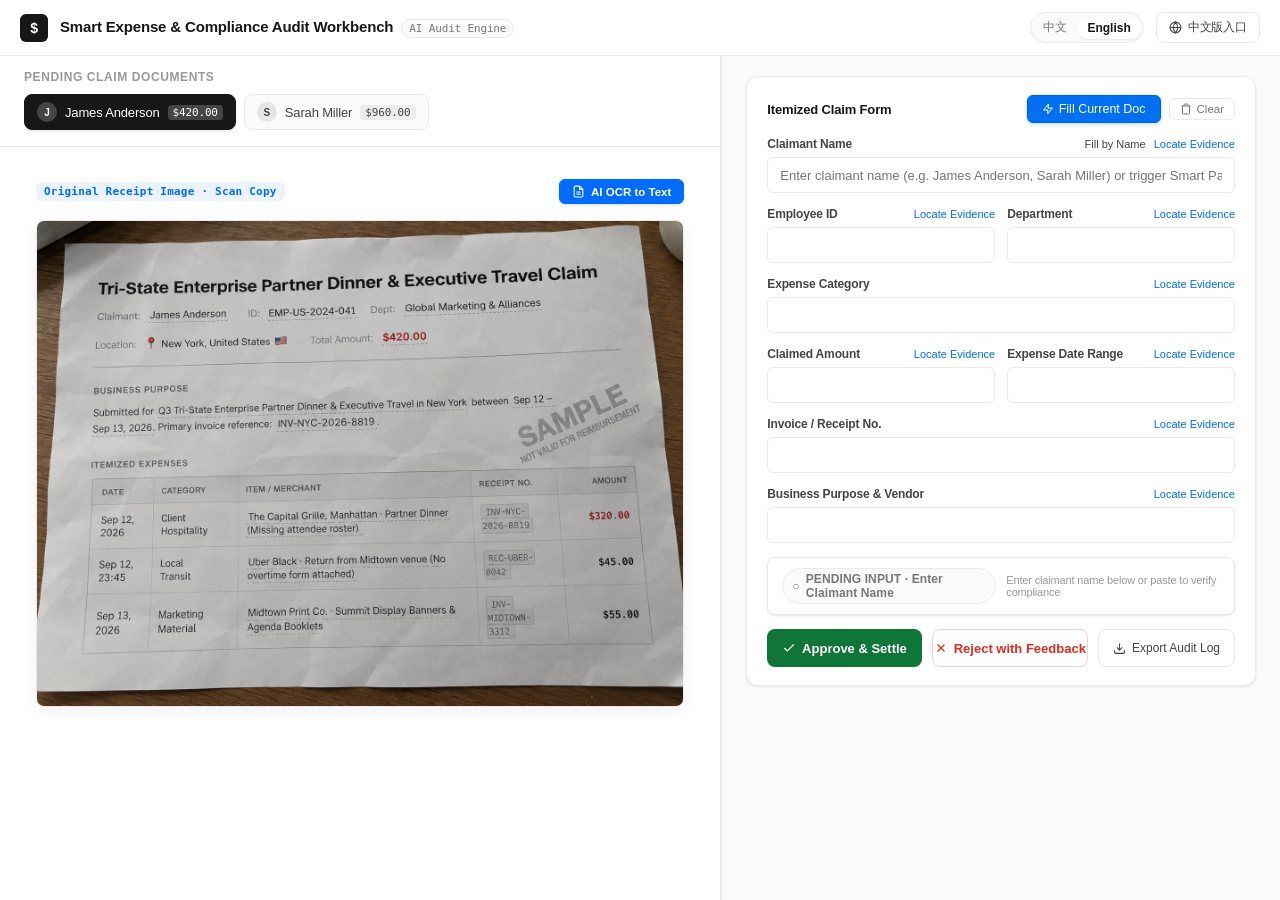
<file: demo/index-en.html>
<!DOCTYPE html>
<html lang="en" data-theme="light">
<head>
  <meta charset="UTF-8" />
  <meta name="viewport" content="width=device-width, initial-scale=1.0, maximum-scale=1.0, user-scalable=no, viewport-fit=cover" />
  <title>Smart Expense & Compliance Audit Workbench</title>
  <link rel="stylesheet" href="style.css" />
</head>
<body>

  <!-- Top App Navigation Bar -->
  <header class="app-header">
    <div class="header-left">
      <div class="brand-icon">$</div>
      <div class="brand-info">
        <span class="brand-title" data-i18n="brandTitle">Smart Expense & Compliance Audit Workbench</span>
        <span class="brand-badge" data-i18n="brandBadge">AI Audit Engine</span>
      </div>
    </div>

    <div class="header-right">
      <!-- Language Switcher Pill -->
      <div class="lang-toggle-group">
        <button class="lang-btn" data-lang="zh">中文</button>
        <button class="lang-btn active" data-lang="en">English</button>
      </div>

      <a href="index.html" class="header-action-btn" title="Open Chinese Portal" style="text-decoration:none;">
        <svg width="13" height="13" viewBox="0 0 24 24" fill="none" stroke="currentColor" stroke-width="2">
          <circle cx="12" cy="12" r="10"></circle>
          <line x1="2" y1="12" x2="22" y2="12"></line>
          <path d="M12 2a15.3 15.3 0 0 1 4 10 15.3 15.3 0 0 1-4 10 15.3 15.3 0 0 1-4-10 15.3 15.3 0 0 1 4-10z"></path>
        </svg>
        <span>中文版入口</span>
      </a>
    </div>
  </header>

  <!-- Split Screen Workspace -->
  <main class="main-layout">

    <!-- Left Pane: Expense Feed & Original Document Viewer -->
    <section class="left-pane">
      <!-- Employee Quick Switcher Bar -->
      <div class="employee-selector-bar">
        <div class="selector-header">
          <span class="selector-title" data-i18n="claimantSelectLabel">Pending Claim Documents</span>
        </div>
        <div class="employee-tabs" id="employeeTabs">
          <!-- Dynamically populated via app.js -->
        </div>
      </div>

      <!-- Document Article Viewer -->
      <div class="document-scroll" id="documentScroll">
        <article class="document-article" id="expenseDocViewer">
          <!-- Injected dynamically via app.js -->
        </article>
      </div>
    </section>

    <!-- Right Pane: Name Input, Form Extraction & Compliance Audit -->
    <section class="right-pane">
      <div class="form-audit-scroll">

        <!-- Itemized Form Section Card -->
        <div class="form-section-card">
          <div class="form-header-bar">
            <span class="form-section-title" data-i18n="formTitle">Itemized Claim Form</span>
            <div class="form-header-actions">
              <button class="form-tool-btn" id="btnFillSample" title="Fill data from currently selected claim">
                <svg width="12" height="12" viewBox="0 0 24 24" fill="none" stroke="currentColor" stroke-width="2">
                  <polyline points="13 2 3 14 12 14 11 22 21 10 12 10 13 2"></polyline>
                </svg>
                <span data-i18n="btnFillCurrent">Fill Current Doc</span>
              </button>
              <button class="form-tool-btn" id="btnClearForm" title="Clear all fields">
                <svg width="12" height="12" viewBox="0 0 24 24" fill="none" stroke="currentColor" stroke-width="2">
                  <polyline points="3 6 5 6 21 6"></polyline>
                  <path d="M19 6v14a2 2 0 0 1-2 2H7a2 2 0 0 1-2-2V6m3 0V4a2 2 0 0 1 2-2h4a2 2 0 0 1 2 2v2"></path>
                </svg>
                <span data-i18n="btnClear">Clear</span>
              </button>
            </div>
          </div>

          <div class="fields-grid">
            <!-- Claimant Name -->
            <div class="field-group">
              <div class="field-label-row">
                <label class="field-label" for="inputClaimant" data-i18n="fieldClaimant">Claimant Name</label>
                <div style="display:inline-flex; align-items:center; gap:8px;">
                  <button class="locate-field-btn" id="btnFillByName" style="color:var(--text-900);">
                    <span data-i18n="btnFillByName">Fill by Name</span>
                  </button>
                  <button class="locate-field-btn" data-target="name">
                    <span data-i18n="locateEvidence">Locate Evidence</span>
                  </button>
                </div>
              </div>
              <input 
                type="text" 
                class="field-input" 
                id="inputClaimant" 
                placeholder="Enter employee name (e.g. James Anderson, Sarah Miller) or trigger Smart Paste..." 
                autocomplete="off" 
                spellcheck="false" 
              />
            </div>

            <!-- Employee ID & Department -->
            <div class="field-row-split" style="display:flex; gap:12px;">
              <div class="field-group" style="flex:1;">
                <div class="field-label-row">
                  <label class="field-label" for="inputEmpId" data-i18n="fieldEmpId">Employee ID</label>
                  <button class="locate-field-btn" data-target="empId">
                    <span data-i18n="locateEvidence">Locate Evidence</span>
                  </button>
                </div>
                <input type="text" class="field-input mono" id="inputEmpId" />
              </div>

              <div class="field-group" style="flex:1;">
                <div class="field-label-row">
                  <label class="field-label" for="inputDept" data-i18n="fieldDept">Department</label>
                  <button class="locate-field-btn" data-target="dept">
                    <span data-i18n="locateEvidence">Locate Evidence</span>
                  </button>
                </div>
                <input type="text" class="field-input" id="inputDept" />
              </div>
            </div>

            <!-- Expense Category -->
            <div class="field-group">
              <div class="field-label-row">
                <label class="field-label" for="inputCategory" data-i18n="fieldCategory">Expense Category</label>
                <button class="locate-field-btn" data-target="category">
                  <span data-i18n="locateEvidence">Locate Evidence</span>
                </button>
              </div>
              <input type="text" class="field-input" id="inputCategory" />
            </div>

            <!-- Amount & Date -->
            <div class="field-row-split" style="display:flex; gap:12px;">
              <div class="field-group" style="flex:1;">
                <div class="field-label-row">
                  <label class="field-label" for="inputAmount" data-i18n="fieldAmount">Total Amount</label>
                  <button class="locate-field-btn" data-target="amount">
                    <span data-i18n="locateEvidence">Locate Evidence</span>
                  </button>
                </div>
                <input type="text" class="field-input mono" id="inputAmount" style="font-weight:600;" />
              </div>

              <div class="field-group" style="flex:1;">
                <div class="field-label-row">
                  <label class="field-label" for="inputDate" data-i18n="fieldDate">Expense Date</label>
                  <button class="locate-field-btn" data-target="date">
                    <span data-i18n="locateEvidence">Locate Evidence</span>
                  </button>
                </div>
                <input type="text" class="field-input" id="inputDate" />
              </div>
            </div>

            <!-- Invoice No -->
            <div class="field-group">
              <div class="field-label-row">
                <label class="field-label" for="inputInvoiceNo" data-i18n="fieldInvoice">Invoice / Receipt No.</label>
                <button class="locate-field-btn" data-target="invoiceNo">
                  <span data-i18n="locateEvidence">Locate Evidence</span>
                </button>
              </div>
              <input type="text" class="field-input mono" id="inputInvoiceNo" />
            </div>

            <!-- Purpose & Vendor Breakdown -->
            <div class="field-group">
              <div class="field-label-row">
                <label class="field-label" for="inputPurpose" data-i18n="fieldPurpose">Business Purpose & Vendor</label>
                <button class="locate-field-btn" data-target="purpose">
                  <span data-i18n="locateEvidence">Locate Evidence</span>
                </button>
              </div>
              <input type="text" class="field-input" id="inputPurpose" />
            </div>
          </div>

          <!-- Audit Verdict Card (Placed right above Action Buttons) -->
          <div class="audit-verdict-card" id="verdictCard" style="margin-top:14px; margin-bottom:14px;">
            <!-- Populated dynamically via app.js -->
          </div>

          <!-- Bottom Audit Action Buttons -->
          <div class="audit-actions-bar">
            <button class="btn-audit-approve" id="btnApprove">
              <svg width="14" height="14" viewBox="0 0 24 24" fill="none" stroke="currentColor" stroke-width="2">
                <polyline points="20 6 9 17 4 12"></polyline>
              </svg>
              <span data-i18n="btnApprove">Approve & Settle</span>
            </button>
            <button class="btn-audit-reject" id="btnReject">
              <svg width="14" height="14" viewBox="0 0 24 24" fill="none" stroke="currentColor" stroke-width="2">
                <line x1="18" y1="6" x2="6" y2="18"></line>
                <line x1="6" y1="6" x2="18" y2="18"></line>
              </svg>
              <span data-i18n="btnReject">Reject with Feedback</span>
            </button>
            <button class="btn-audit-export" id="btnExport" title="Export Audit Log JSON">
              <svg width="13" height="13" viewBox="0 0 24 24" fill="none" stroke="currentColor" stroke-width="2">
                <path d="M21 15v4a2 2 0 0 1-2 2H5a2 2 0 0 1-2-2v-4"></path>
                <polyline points="7 10 12 15 17 10"></polyline>
                <line x1="12" y1="15" x2="12" y2="3"></line>
              </svg>
              <span data-i18n="btnExport">Export Log</span>
            </button>
          </div>
        </div>

      </div>
    </section>

  </main>

  <!-- Toast Notification Portal -->
  <div class="toast-container" id="toastContainer"></div>

  <script src="app.js"></script>
</body>
</html>
</file>
<file: demo/style.css>
/* Geist Design System · Smart Expense Audit Workbench Aesthetics (100% Offline) */

:root {
  /* Vercel Geist Light Tokens */
  --bg-100: #ffffff;
  --bg-200: #fafafa;
  --bg-card: #ffffff;
  --bg-card-hover: #f5f5f5;
  --border-subtle: #eaeaea;
  --border-hover: #d4d4d4;
  --border-focus: #006bff;

  --text-1000: #171717;
  --text-900: #444444;
  --text-700: #777777;
  --text-500: #999999;

  --accent-blue: #006bff;
  --accent-blue-hover: #0059ec;
  --accent-blue-bg: rgba(0, 107, 255, 0.08);

  --accent-green: #107538;
  --accent-green-bg: #edfbf2;
  --accent-green-border: #bbf0cb;

  --accent-red: #d92d20;
  --accent-red-bg: #fef3f2;
  --accent-red-border: #fecdca;

  --accent-amber: #b54708;
  --accent-amber-bg: #fffaeb;
  --accent-amber-border: #fedf89;

  --btn-primary-bg: #171717;
  --btn-primary-text: #ffffff;
  --btn-primary-hover: #000000;

  --highlight-matched-bg: rgba(0, 107, 255, 0.12);
  --highlight-matched-border: #006bff;
  --highlight-matched-text: #0052cc;

  --font-sans: -apple-system, BlinkMacSystemFont, "Segoe UI", Roboto, "PingFang SC", "Hiragino Sans GB", "Microsoft YaHei", sans-serif;
  --font-mono: ui-monospace, SFMono-Regular, "SF Mono", Menlo, Monaco, Consolas, monospace;

  --radius-sm: 6px;
  --radius-md: 8px;
  --radius-lg: 12px;
  --radius-full: 9999px;
  --shadow-raised: 0 1px 3px rgba(0, 0, 0, 0.06), 0 1px 2px rgba(0, 0, 0, 0.04);
  --shadow-dropdown: 0 4px 12px rgba(0, 0, 0, 0.08);
}

html, body {
  height: 100%;
  min-height: 100%;
  margin: 0;
  padding: 0;
  box-sizing: border-box;
}

body {
  font-family: var(--font-sans);
  background-color: var(--bg-100);
  color: var(--text-1000);
  display: flex;
  flex-direction: column;
  overflow: hidden;
  letter-spacing: -0.01em;
  -webkit-font-smoothing: antialiased;
  -moz-osx-font-smoothing: grayscale;
}

* {
  box-sizing: border-box;
  margin: 0;
  padding: 0;
}

/* App Header */
.app-header {
  height: 56px;
  background-color: var(--bg-100);
  border-bottom: 1px solid var(--border-subtle);
  display: flex;
  align-items: center;
  justify-content: space-between;
  padding: 0 20px;
  z-index: 20;
  flex-shrink: 0;
}

.header-left {
  display: flex;
  align-items: center;
  gap: 12px;
}

.brand-icon {
  width: 28px;
  height: 28px;
  background-color: var(--text-1000);
  color: #fff;
  border-radius: var(--radius-sm);
  display: flex;
  align-items: center;
  justify-content: center;
  font-weight: 700;
  font-size: 14px;
}

.brand-info {
  display: flex;
  align-items: baseline;
  gap: 8px;
}

.brand-title {
  font-weight: 600;
  font-size: 15px;
  color: var(--text-1000);
}

.brand-badge {
  font-size: 11px;
  padding: 2px 7px;
  background: var(--bg-200);
  border: 1px solid var(--border-subtle);
  border-radius: var(--radius-full);
  color: var(--text-700);
  font-family: var(--font-mono);
  font-weight: 500;
}

.header-right {
  display: flex;
  align-items: center;
  gap: 12px;
}

/* Lang Toggle Pill */
.lang-toggle-group {
  display: flex;
  align-items: center;
  background: var(--bg-200);
  border: 1px solid var(--border-subtle);
  border-radius: var(--radius-full);
  padding: 2px;
}

.lang-btn {
  border: none;
  background: transparent;
  padding: 4px 10px;
  font-size: 12px;
  font-weight: 500;
  color: var(--text-700);
  border-radius: var(--radius-full);
  cursor: pointer;
  transition: all 0.15s ease;
}

.lang-btn:hover {
  color: var(--text-1000);
}

.lang-btn.active {
  background: #ffffff;
  color: var(--text-1000);
  box-shadow: 0 1px 2px rgba(0, 0, 0, 0.08);
  font-weight: 600;
}

.header-action-btn {
  display: inline-flex;
  align-items: center;
  gap: 6px;
  background: var(--bg-100);
  border: 1px solid var(--border-subtle);
  padding: 6px 12px;
  border-radius: var(--radius-md);
  font-size: 12px;
  font-weight: 500;
  color: var(--text-900);
  cursor: pointer;
  transition: all 0.15s ease;
}

.header-action-btn:hover {
  background: var(--bg-card-hover);
  border-color: var(--border-hover);
}

/* Fullscreen Split Layout */
.main-layout {
  display: flex;
  flex: 1;
  min-height: 0;
  height: calc(100vh - 56px);
  overflow: hidden;
}

/* Left Pane */
.left-pane {
  flex: 6.2;
  min-width: 0;
  display: flex;
  flex-direction: column;
  background-color: var(--bg-100);
  border-right: 1px solid var(--border-subtle);
  overflow: hidden;
}

/* Right Pane */
.right-pane {
  flex: 4.8;
  min-width: 440px;
  max-width: 620px;
  display: flex;
  flex-direction: column;
  background-color: var(--bg-200);
  border-left: 1px solid var(--border-subtle);
  overflow: hidden;
}

/* Custom Scrollbars */
.document-scroll,
.form-audit-scroll {
  overflow-y: auto;
  -webkit-overflow-scrolling: touch;
  scroll-behavior: smooth;
  height: 100%;
}

.document-scroll::-webkit-scrollbar,
.form-audit-scroll::-webkit-scrollbar {
  width: 6px;
}

.document-scroll::-webkit-scrollbar-track,
.form-audit-scroll::-webkit-scrollbar-track {
  background: transparent;
}

.document-scroll::-webkit-scrollbar-thumb,
.form-audit-scroll::-webkit-scrollbar-thumb {
  background-color: #e0e0e0;
  border-radius: 3px;
}

.document-scroll::-webkit-scrollbar-thumb:hover,
.form-audit-scroll::-webkit-scrollbar-thumb:hover {
  background-color: #c0c0c0;
}

/* Left Pane Header & Employee Switcher */
.employee-selector-bar {
  padding: 14px 24px;
  border-bottom: 1px solid var(--border-subtle);
  background: #ffffff;
  display: flex;
  flex-direction: column;
  gap: 10px;
  flex-shrink: 0;
}

.selector-header {
  display: flex;
  align-items: center;
  justify-content: space-between;
}

.selector-title {
  font-size: 12px;
  text-transform: uppercase;
  letter-spacing: 0.05em;
  font-weight: 600;
  color: var(--text-500);
}

.employee-tabs {
  display: flex;
  gap: 8px;
  overflow-x: auto;
  padding-bottom: 2px;
}

.employee-tabs::-webkit-scrollbar {
  display: none;
}

.emp-tab-chip {
  display: flex;
  align-items: center;
  gap: 8px;
  padding: 7px 12px;
  border-radius: var(--radius-md);
  background: var(--bg-200);
  border: 1px solid var(--border-subtle);
  cursor: pointer;
  white-space: nowrap;
  transition: all 0.15s ease;
  font-size: 13px;
  font-weight: 500;
  color: var(--text-900);
}

.emp-tab-chip:hover {
  border-color: var(--border-hover);
  background: #f0f0f0;
}

.emp-tab-chip.active {
  background: var(--text-1000);
  color: #ffffff;
  border-color: var(--text-1000);
  box-shadow: 0 2px 4px rgba(0, 0, 0, 0.1);
}

.emp-avatar {
  width: 20px;
  height: 20px;
  border-radius: 50%;
  background: rgba(0, 0, 0, 0.08);
  display: flex;
  align-items: center;
  justify-content: center;
  font-size: 10px;
  font-weight: 600;
}

.emp-tab-chip.active .emp-avatar {
  background: rgba(255, 255, 255, 0.2);
  color: #fff;
}

.emp-badge-amount {
  font-family: var(--font-mono);
  font-size: 11px;
  padding: 1px 5px;
  border-radius: 4px;
  background: rgba(0, 0, 0, 0.05);
}

.emp-tab-chip.active .emp-badge-amount {
  background: rgba(255, 255, 255, 0.2);
}

/* Document Article */
.document-article {
  padding: 32px 36px 64px 36px;
  max-width: 820px;
  margin: 0 auto;
  border-radius: var(--radius-md);
  transition: all 0.3s ease;
}

.document-article.copy-glow-active {
  animation: docCopyShimmer 1.1s cubic-bezier(0.16, 1, 0.3, 1) forwards;
}

@keyframes docCopyShimmer {
  0% {
    background-color: rgba(0, 107, 255, 0.08);
    box-shadow: 0 0 0 4px rgba(0, 107, 255, 0.25);
  }
  50% {
    background-color: rgba(0, 107, 255, 0.03);
    box-shadow: 0 0 0 2px rgba(0, 107, 255, 0.1);
  }
  100% {
    background-color: transparent;
    box-shadow: 0 0 0 0 transparent;
  }
}

.doc-top-bar {
  display: flex;
  align-items: center;
  justify-content: space-between;
  margin-bottom: 16px;
}

.doc-tag {
  font-family: var(--font-mono);
  font-size: 11px;
  font-weight: 600;
  color: var(--accent-blue);
  background: var(--accent-blue-bg);
  padding: 3px 8px;
  border-radius: var(--radius-sm);
  display: inline-block;
  letter-spacing: 0.02em;
}

.doc-copy-btn {
  display: inline-flex;
  align-items: center;
  gap: 5px;
  background: transparent;
  border: 1px solid var(--border-subtle);
  border-radius: var(--radius-sm);
  padding: 4px 10px;
  font-size: 11px;
  color: var(--text-700);
  cursor: pointer;
  transition: all 0.2s cubic-bezier(0.16, 1, 0.3, 1);
}

.doc-copy-btn:hover {
  background: var(--bg-200);
  color: var(--text-1000);
  border-color: var(--border-hover);
}

.doc-copy-btn.copied-success {
  background: var(--accent-green-bg) !important;
  color: var(--accent-green) !important;
  border-color: var(--accent-green-border) !important;
  font-weight: 600;
}

/* Image Preview & OCR Mode Styles */
.doc-action-group {
  display: flex;
  align-items: center;
  gap: 8px;
}

.doc-ocr-btn {
  display: inline-flex;
  align-items: center;
  gap: 6px;
  background: var(--accent-blue);
  border: 1px solid var(--accent-blue);
  border-radius: var(--radius-sm);
  padding: 5px 12px;
  font-size: 11.5px;
  font-weight: 600;
  color: #ffffff;
  cursor: pointer;
  transition: all 0.2s cubic-bezier(0.16, 1, 0.3, 1);
  box-shadow: 0 1px 3px rgba(0, 112, 243, 0.2);
}

.doc-ocr-btn:hover {
  background: #0056b3;
  border-color: #0056b3;
  transform: translateY(-1px);
  box-shadow: 0 4px 12px rgba(0, 112, 243, 0.3);
}

.doc-ocr-btn:active {
  transform: translateY(0);
}

.doc-mode-toggle-btn {
  display: inline-flex;
  align-items: center;
  gap: 5px;
  background: transparent;
  border: 1px solid var(--border-subtle);
  border-radius: var(--radius-sm);
  padding: 4px 9px;
  font-size: 11px;
  color: var(--text-700);
  cursor: pointer;
  transition: all 0.15s ease;
}

.doc-mode-toggle-btn:hover {
  background: var(--bg-200);
  color: var(--text-1000);
  border-color: var(--border-hover);
}

.receipt-image-wrapper {
  position: relative;
  background: #ffffff;
  border: 1px solid var(--border-subtle);
  border-radius: var(--radius-md);
  overflow: hidden;
  box-shadow: 0 4px 20px rgba(0, 0, 0, 0.06);
  margin-top: 10px;
  transition: all 0.3s ease;
}

.receipt-image-wrapper:hover {
  box-shadow: 0 8px 30px rgba(0, 0, 0, 0.1);
}

.receipt-image {
  display: block;
  width: 100%;
  height: auto;
  max-height: 540px;
  object-fit: contain;
  background-color: #0f172a08;
  cursor: pointer;
  transition: transform 0.2s ease;
}

.receipt-image-toolbar {
  display: flex;
  align-items: center;
  justify-content: space-between;
  padding: 10px 14px;
  background: #fafbfc;
  border-top: 1px solid var(--border-subtle);
  font-size: 12px;
  color: var(--text-600);
}

.receipt-image-hint {
  display: flex;
  align-items: center;
  gap: 6px;
  font-size: 11.5px;
  color: var(--text-500);
}

.scan-shimmer-layer {
  position: absolute;
  top: 0;
  left: 0;
  right: 0;
  height: 4px;
  background: linear-gradient(90deg, transparent, #0070f3, #00df72, transparent);
  box-shadow: 0 0 18px 5px rgba(0, 112, 243, 0.65);
  opacity: 0;
  pointer-events: none;
}

.scanning-active .scan-shimmer-layer {
  opacity: 1;
  animation: scanDown 0.65s cubic-bezier(0.4, 0, 0.2, 1) forwards;
}

@keyframes scanDown {
  0% {
    top: 0%;
  }
  100% {
    top: 100%;
  }
}

.fade-in-doc {
  animation: fadeInDoc 0.35s cubic-bezier(0.16, 1, 0.3, 1) forwards;
}

@keyframes fadeInDoc {
  from {
    opacity: 0;
    transform: translateY(6px);
  }
  to {
    opacity: 1;
    transform: translateY(0);
  }
}

.doc-headline {
  font-size: 22px;
  font-weight: 700;
  color: var(--text-1000);
  margin-bottom: 12px;
  letter-spacing: -0.02em;
  line-height: 1.25;
}

.doc-metadata-bar {
  display: flex;
  flex-wrap: wrap;
  gap: 16px;
  padding-bottom: 20px;
  border-bottom: 1px solid var(--border-subtle);
  margin-bottom: 24px;
  font-size: 13px;
  color: var(--text-700);
}

.doc-metadata-item {
  display: inline-flex;
  align-items: center;
  gap: 6px;
}

.meta-label {
  color: var(--text-500);
}

.meta-val {
  font-weight: 500;
  color: var(--text-900);
}

/* Document Sections */
.doc-section-block {
  margin-bottom: 28px;
}

.section-label {
  font-size: 11px;
  font-weight: 700;
  text-transform: uppercase;
  letter-spacing: 0.06em;
  color: var(--text-500);
  margin-bottom: 10px;
}

.doc-paragraph {
  font-size: 14px;
  line-height: 1.65;
  color: var(--text-900);
}

/* Expenses Table */
.expense-table-wrapper {
  border: 1px solid var(--border-subtle);
  border-radius: var(--radius-md);
  overflow: hidden;
  margin-top: 10px;
  background: #ffffff;
}

.expense-table {
  width: 100%;
  border-collapse: collapse;
  font-size: 13px;
  text-align: left;
}

.expense-table th {
  background: var(--bg-200);
  padding: 10px 14px;
  font-weight: 600;
  color: var(--text-700);
  border-bottom: 1px solid var(--border-subtle);
  font-size: 11px;
  text-transform: uppercase;
  letter-spacing: 0.04em;
}

.expense-table td {
  padding: 12px 14px;
  border-bottom: 1px solid var(--border-subtle);
  color: var(--text-900);
  vertical-align: middle;
}

.expense-table tr:last-child td {
  border-bottom: none;
}

.expense-table tr:hover td {
  background-color: var(--bg-card-hover);
}

.amount-cell {
  font-family: var(--font-mono);
  font-weight: 600;
  color: var(--text-1000);
}

.invoice-badge {
  font-family: var(--font-mono);
  font-size: 11px;
  background: #f3f4f6;
  padding: 2px 6px;
  border-radius: 4px;
  color: var(--text-700);
  border: 1px solid #e5e7eb;
}

/* Policy Highlight / Note Block */
.policy-note-block {
  background: var(--bg-200);
  border: 1px dashed var(--border-hover);
  border-radius: var(--radius-md);
  padding: 14px 16px;
  font-size: 13px;
  color: var(--text-700);
  line-height: 1.55;
  margin-top: 16px;
}

.policy-note-title {
  font-weight: 600;
  color: var(--text-900);
  margin-bottom: 4px;
  display: flex;
  align-items: center;
  gap: 6px;
}

/* Evidence Marks */
.evidence-mark {
  background-color: transparent;
  border-bottom: 1px dashed #bbbbbb;
  cursor: pointer;
  transition: all 0.2s cubic-bezier(0.16, 1, 0.3, 1);
  padding: 1px 3px;
  border-radius: 3px;
}

.evidence-mark:hover {
  background-color: rgba(0, 107, 255, 0.05);
  border-bottom-color: var(--accent-blue);
  color: var(--accent-blue);
}

.evidence-mark.highlight-matched {
  background-color: var(--highlight-matched-bg);
  color: var(--highlight-matched-text);
  border-bottom: 1px solid var(--highlight-matched-border);
  font-weight: 500;
}

.evidence-mark.locate-pulse {
  animation: cleanNeutralPulse 1.2s cubic-bezier(0.16, 1, 0.3, 1) forwards;
}

@keyframes cleanNeutralPulse {
  0% {
    background-color: rgba(0, 107, 255, 0.28);
    box-shadow: 0 0 0 4px rgba(0, 107, 255, 0.2);
  }
  100% {
    background-color: var(--highlight-matched-bg);
    box-shadow: 0 0 0 0 transparent;
  }
}

/* Right Pane - Form & Audit */
.form-audit-scroll {
  padding: 20px 24px 40px 24px;
}

/* Compact Audit Verdict Card */
.audit-verdict-card {
  border-radius: var(--radius-md);
  padding: 10px 14px;
  margin-bottom: 14px;
  background: #ffffff;
  border: 1px solid var(--border-subtle);
  box-shadow: var(--shadow-raised);
  transition: all 0.2s ease;
}

.verdict-header-compact {
  display: flex;
  align-items: center;
  justify-content: space-between;
  gap: 10px;
}

.verdict-stamp {
  display: inline-flex;
  align-items: center;
  gap: 6px;
  padding: 3px 9px;
  border-radius: var(--radius-full);
  font-size: 12px;
  font-weight: 600;
  letter-spacing: 0.01em;
}

.verdict-stamp.pass {
  background: var(--accent-green-bg);
  color: var(--accent-green);
  border: 1px solid var(--accent-green-border);
}

.verdict-stamp.reject {
  background: var(--accent-red-bg);
  color: var(--accent-red);
  border: 1px solid var(--accent-red-border);
}

.verdict-stamp.warn {
  background: var(--accent-amber-bg);
  color: var(--accent-amber);
  border: 1px solid var(--accent-amber-border);
}

.verdict-stamp.idle {
  background: var(--bg-200);
  color: var(--text-700);
  border: 1px solid var(--border-subtle);
}

.verdict-rule-chips {
  display: flex;
  align-items: center;
  gap: 6px;
  flex-wrap: wrap;
}

.rule-chip {
  font-size: 11px;
  padding: 1px 6px;
  border-radius: 4px;
  font-weight: 500;
  display: inline-flex;
  align-items: center;
  gap: 3px;
}

.rule-chip.pass {
  background: var(--accent-green-bg);
  color: var(--accent-green);
}

.rule-chip.fail {
  background: var(--accent-red-bg);
  color: var(--accent-red);
}

.rule-chip.warn {
  background: var(--accent-amber-bg);
  color: var(--accent-amber);
}

.verdict-summary-compact {
  font-size: 12px;
  color: var(--text-700);
  line-height: 1.45;
  margin-top: 6px;
  padding-top: 6px;
  border-top: 1px solid var(--border-subtle);
}

.verdict-summary-compact strong {
  color: var(--text-900);
}

/* Form Fields Card */
.form-section-card {
  background: #ffffff;
  border: 1px solid var(--border-subtle);
  border-radius: var(--radius-lg);
  padding: 18px 20px;
  margin-bottom: 16px;
  box-shadow: var(--shadow-raised);
}

.form-header-bar {
  display: flex;
  align-items: center;
  justify-content: space-between;
  margin-bottom: 14px;
}

.form-section-title {
  font-size: 13px;
  font-weight: 600;
  color: var(--text-1000);
}

.form-header-actions {
  display: flex;
  align-items: center;
  gap: 8px;
}

.form-tool-btn {
  background: transparent;
  border: 1px solid var(--border-subtle);
  border-radius: var(--radius-sm);
  padding: 4px 10px;
  font-size: 11.5px;
  color: var(--text-700);
  cursor: pointer;
  display: inline-flex;
  align-items: center;
  gap: 5px;
  transition: all 0.15s ease;
}

.form-tool-btn:hover {
  background: var(--bg-200);
  color: var(--text-1000);
  border-color: var(--border-hover);
}

/* Fill Current Doc - Prominent Blue Accent Button (User Requested) */
#btnFillSample {
  background: #0070f3;
  color: #ffffff;
  border: 1px solid #0060df;
  border-radius: var(--radius-sm);
  padding: 6px 14px;
  font-size: 12.5px;
  font-weight: 500;
  box-shadow: 0 1px 4px rgba(0, 112, 243, 0.28);
  transition: all 0.18s cubic-bezier(0.16, 1, 0.3, 1);
}

#btnFillSample svg {
  stroke: #ffffff;
}

#btnFillSample:hover {
  background: #0060df;
  border-color: #0051ba;
  box-shadow: 0 2px 8px rgba(0, 112, 243, 0.4);
  transform: translateY(-0.5px);
}

#btnFillSample:active {
  background: #0051ba;
  transform: translateY(0);
}

.fields-grid {
  display: flex;
  flex-direction: column;
  gap: 14px;
}

.field-group {
  display: flex;
  flex-direction: column;
  gap: 6px;
}

.field-label-row {
  display: flex;
  align-items: center;
  justify-content: space-between;
}

.field-label {
  font-size: 12px;
  font-weight: 600;
  color: var(--text-900);
}

.locate-field-btn {
  background: transparent;
  border: none;
  font-size: 11px;
  color: var(--accent-blue);
  cursor: pointer;
  display: inline-flex;
  align-items: center;
  gap: 4px;
  transition: opacity 0.15s ease;
}

.locate-field-btn:hover {
  opacity: 0.8;
  text-decoration: underline;
}

.field-input-wrap {
  position: relative;
}

.field-input {
  width: 100%;
  height: 36px;
  padding: 0 12px;
  background: var(--bg-100);
  border: 1px solid var(--border-subtle);
  border-radius: var(--radius-sm);
  font-size: 13px;
  color: var(--text-1000);
  font-family: var(--font-sans);
  outline: none;
  transition: all 0.15s ease;
}

.field-input.mono {
  font-family: var(--font-mono);
}

.field-input:focus {
  border-color: var(--border-focus);
  box-shadow: 0 0 0 2px var(--accent-blue-bg);
}

/* Action Footer Bar */
.audit-actions-bar {
  display: flex;
  align-items: center;
  gap: 10px;
  margin-top: 10px;
}

.btn-audit-approve {
  flex: 1;
  height: 38px;
  background: var(--accent-green);
  color: #fff;
  border: none;
  border-radius: var(--radius-md);
  font-size: 13px;
  font-weight: 600;
  cursor: pointer;
  display: inline-flex;
  align-items: center;
  justify-content: center;
  gap: 6px;
  transition: all 0.15s ease;
}

.btn-audit-approve:hover {
  filter: brightness(0.92);
}

.btn-audit-reject {
  flex: 1;
  height: 38px;
  background: #ffffff;
  color: var(--accent-red);
  border: 1px solid var(--accent-red-border);
  border-radius: var(--radius-md);
  font-size: 13px;
  font-weight: 600;
  cursor: pointer;
  display: inline-flex;
  align-items: center;
  justify-content: center;
  gap: 6px;
  transition: all 0.15s ease;
}

.btn-audit-reject:hover {
  background: var(--accent-red-bg);
}

.btn-audit-export {
  height: 38px;
  padding: 0 14px;
  background: #ffffff;
  color: var(--text-900);
  border: 1px solid var(--border-subtle);
  border-radius: var(--radius-md);
  font-size: 12px;
  font-weight: 500;
  cursor: pointer;
  display: inline-flex;
  align-items: center;
  gap: 6px;
  transition: all 0.15s ease;
}

.btn-audit-export:hover {
  background: var(--bg-200);
  border-color: var(--border-hover);
}

/* Toast Container */
.toast-container {
  position: fixed;
  bottom: 24px;
  right: 24px;
  z-index: 1000;
  display: flex;
  flex-direction: column;
  gap: 8px;
  pointer-events: none;
}

.geist-toast {
  background: var(--text-1000);
  color: #ffffff;
  padding: 10px 16px;
  border-radius: var(--radius-md);
  font-size: 12px;
  font-weight: 500;
  display: inline-flex;
  align-items: center;
  gap: 8px;
  box-shadow: 0 4px 12px rgba(0, 0, 0, 0.15);
  opacity: 0;
  transform: translateY(8px);
  transition: all 0.2s cubic-bezier(0.16, 1, 0.3, 1);
  pointer-events: auto;
}

.geist-toast.visible {
  opacity: 1;
  transform: translateY(0);
}

/* Responsive Mobile & Mini-Tool Container Adjustments */
@media (max-width: 900px) {
  html, body {
    height: auto;
    min-height: 100%;
    overflow-x: hidden;
    overflow-y: auto;
  }

  .app-header {
    padding: 10px 16px;
    height: auto;
  }

  .brand-title {
    font-size: 13px;
  }

  .brand-badge {
    display: none;
  }

  .main-layout {
    flex-direction: column;
    overflow: visible;
    height: auto;
  }

  .left-pane, .right-pane {
    max-width: none;
    min-width: 0;
    flex: none;
    width: 100%;
    height: auto;
    border-right: none;
    border-left: none;
    overflow: visible;
  }

  .left-pane {
    border-bottom: 1px solid var(--border-subtle);
  }

  .document-scroll,
  .form-audit-scroll {
    height: auto;
    overflow: visible;
  }

  .document-scroll {
    padding: 16px;
  }

  .form-audit-scroll {
    padding: 16px 16px calc(24px + env(safe-area-inset-bottom, 0px)) 16px;
  }

  .employee-selector-bar {
    padding: 10px 16px;
  }

  .employee-tabs {
    overflow-x: auto;
    -webkit-overflow-scrolling: touch;
    scrollbar-width: none;
    padding-bottom: 2px;
  }

  .employee-tabs::-webkit-scrollbar {
    display: none;
  }

  .emp-tab-chip {
    flex-shrink: 0;
  }

  .receipt-image {
    max-height: 420px;
  }

  .toast-container {
    left: 16px;
    right: 16px;
    bottom: calc(16px + env(safe-area-inset-bottom, 0px));
  }

  .geist-toast {
    width: 100%;
    box-sizing: border-box;
    justify-content: center;
  }
}

@media (max-width: 600px) {
  .app-header {
    padding: 8px 12px;
  }

  .header-action-btn span {
    display: none;
  }

  .header-action-btn {
    padding: 6px;
  }

  .document-article {
    padding: 14px;
  }

  .doc-headline {
    font-size: 17px;
    margin-bottom: 10px;
  }

  .doc-metadata-bar {
    gap: 8px 14px;
    margin-bottom: 16px;
    padding-bottom: 14px;
    font-size: 12px;
  }

  .form-section-card {
    padding: 14px;
  }

  .form-header-bar {
    flex-wrap: wrap;
    gap: 8px;
  }

  .field-row-split {
    flex-direction: column !important;
    gap: 14px !important;
  }

  .audit-actions-bar {
    flex-direction: column;
    gap: 10px;
  }

  .btn-audit-approve,
  .btn-audit-reject,
  .btn-audit-export {
    width: 100%;
    justify-content: center;
    padding: 11px 16px;
    font-size: 13.5px;
  }

  .verdict-header-compact {
    flex-direction: column;
    align-items: flex-start;
    gap: 6px;
  }
}
</file>
